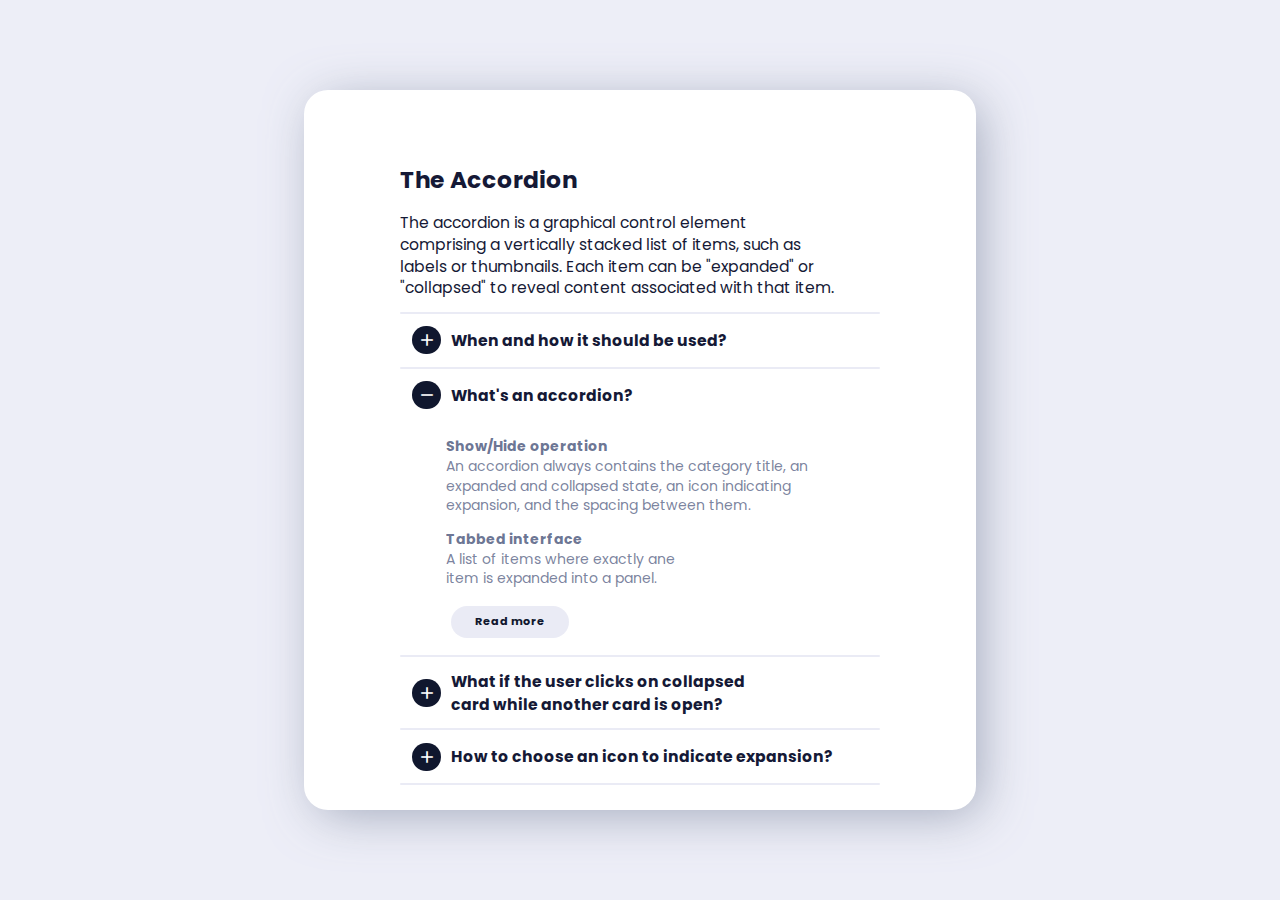
<file: Projects/Accordion 4 - 11.08.2023/index.html>
<html>

<head>
    <meta charset="UTF-8">
    <meta name="viewport" content="width=device-width, initial-scale=1.0">

    <link href="https://fonts.googleapis.com/icon?family=Material+Icons" rel="stylesheet">
    <!-- do samych ikonek po kodach -->

    <link rel="stylesheet"
        href="https://fonts.googleapis.com/css2?family=Material+Symbols+Rounded:opsz,wght,FILL,GRAD@48,400,0,0" />

    <link rel="stylesheet"
        href="https://fonts.googleapis.com/css2?family=Material+Symbols+Outlined:opsz,wght,FILL,GRAD@48,400,1,0" />

    <link href="https://fonts.googleapis.com/css2?family=Poppins" rel="stylesheet">
    <link rel="stylesheet" href="style.css">
        <script src="script.js" defer></script>

</head>


<body>

    <!-- Some of the text was generated by ChatGPT -->

    <main>

        <section>

            <h2>The Accordion</h2>
            <p>The accordion is a graphical control element comprising a vertically stacked list of items, such as labels or thumbnails. Each item can be "expanded" or "collapsed" to reveal content associated with that item.</p>

        </section>

        <ul class="accordion">

            <li data-expan="0">
                <section class="category click_effect">
                    <h4>When and how it should be used?</h4>
                </section>
                <article>
                    The accordion is a useful UI component when you want to present a list of items or categories, allowing users to quickly
                    navigate and access specific content. It's especially effective for organizing content that has varying levels of
                    importance or detail. Accordion menus are commonly used in FAQs, product features, and content-heavy interfaces.
                    
                    <button class="click_effect">Read more</button>

                </article>
            </li>

            <li data-expan="1">
                <section class="category click_effect">
                    <h4>What's an accordion?</h4>
                </section>
                <article>

                    <h5>Show/Hide operation</h5>
                    <p>An accordion always contains the category title, an expanded and collapsed state, an icon indicating expansion, and the spacing between them.</p>

                    <h5>Tabbed interface</h5>
                    <p>A list of items where exactly ane item is expanded into a panel.</p>

                    <button class="click_effect">Read more</button>

                </article>
            </li>

            <li data-expan="0">
                <section class="category click_effect">
                    <h4>What if the user clicks on collapsed card while another card is open?</h4>
                </section>
                <article>
                    When a user clicks on a collapsed card while another card is open in the accordion, the previously open card should
                    automatically collapse. This behavior ensures that only one card is open at a time, providing a seamless user experience
                    and preventing clutter. Users can focus on the content they're interested in without being overwhelmed by multiple
                    expanded cards.
                    
                    <button class="click_effect">Read more</button>

                </article>
            </li>

            <li data-expan="0">
                <section class="category click_effect">
                    <h4>How to choose an icon to indicate expansion?</h4>
                </section>
                <article>
                    Selecting an icon to indicate expansion in an accordion depends on the overall design and visual language of your
                    application. Common choices include a "down arrow" pointing towards the expanded content and an "up arrow" indicating a
                    collapsed state. You can also use a "plus" symbol for expansion and a "minus" symbol for collapse. Choose an icon that
                    is intuitive and easily recognizable by your target audience.
                    
                    <button class="click_effect">Read more</button>

                </article>
            </li>
            
        </ul>

    </main>

</body>

</html>
</file>
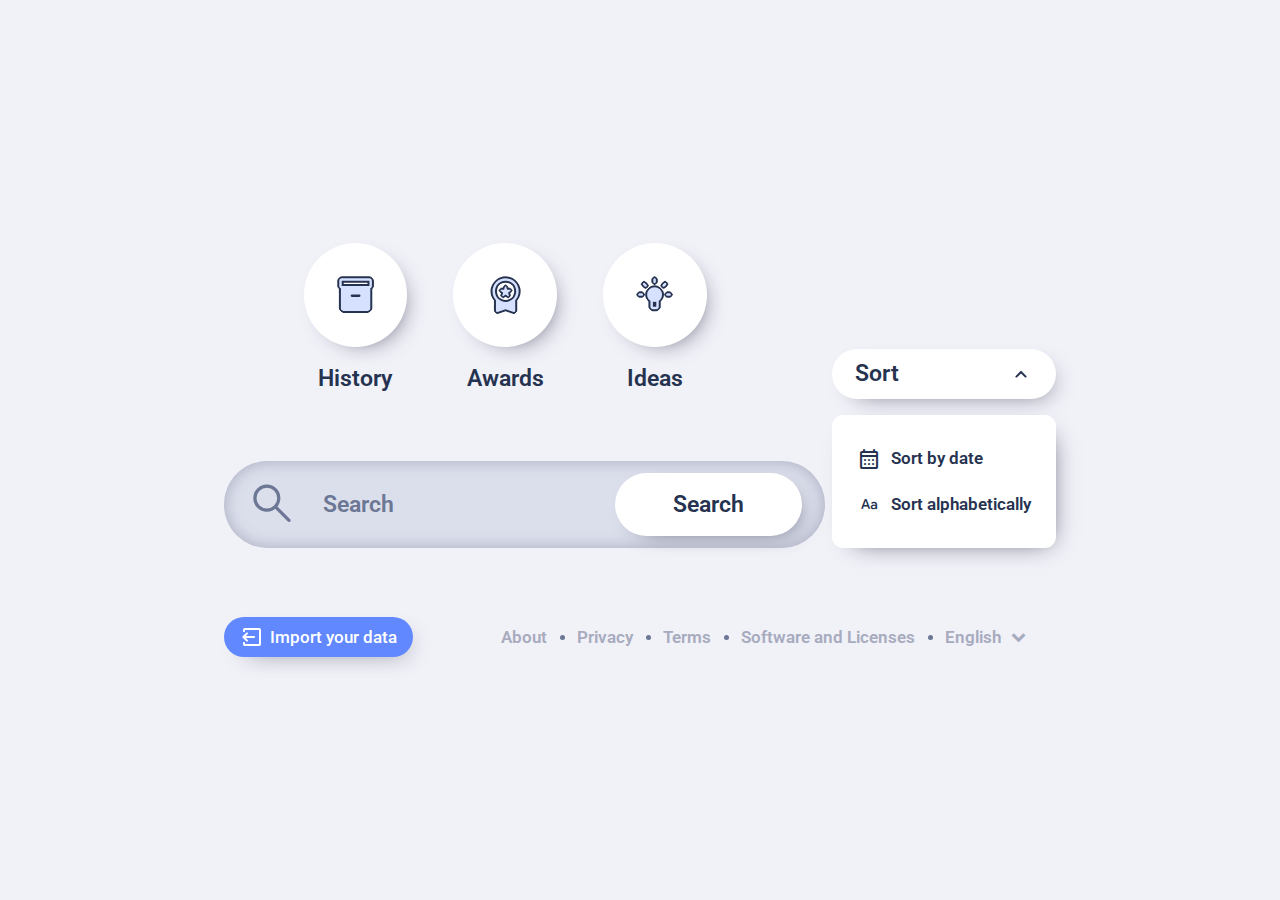
<file: Projects/Buttons Kit - 03.08.2023/index.html>
<html>

<head>
    <meta charset="UTF-8">
    <meta name="viewport" content="width=device-width, initial-scale=1.0">
<link href="https://fonts.googleapis.com/icon?family=Material+Icons" rel="stylesheet">
    <link rel="stylesheet"
        href="https://fonts.googleapis.com/css2?family=Material+Symbols+Rounded" />
        <link href="https://fonts.googleapis.com/css2?family=Roboto" rel="stylesheet">
        <link rel="stylesheet" href="style.css">
        <script src="script.js" defer></script>
</head>
    
<body>


    <main>

    <nav>
        <ul>
            <li>
                <div>
                    <svg xmlns="http://www.w3.org/2000/svg" height="24" viewBox="0 -960 960 960" width="24">
                    <path
                        d="M180-80q-24 0-42-19.5T120-142v-492q-14-2-27-20t-13-39v-127q0-23 18-41.5t42-18.5h680q23 0 41.5 18.5T880-820v127q0 21-13 39t-27 20v492q0 23-18.5 42.5T780-80H180Zm640-613v-127H140v127h680ZM390-423h180q12.75 0 21.375-8.675 8.625-8.676 8.625-21.5 0-12.825-8.625-21.325T570-483H390q-12.75 0-21.375 8.675-8.625 8.676-8.625 21.5 0 12.825 8.625 21.325T390-423Z" />
                    </svg>
                </div>
                
                <span class="text">History</span>
            </li>
            <li>
                <div>
                    <svg xmlns="http://www.w3.org/2000/svg" height="24" viewBox="0 -960 960 960" width="24" fill=>
                        <path
                            d="m422-440 58-43 57 43q9 7 18 1t6-17l-22-71 61-47q8-7 4.5-17T590-601h-73l-23-74q-3-10-14-10.5T466-675l-24 74h-72q-11 0-14.5 10t4.5 17l61 47-22 71q-3 11 6 17t17-1ZM284-53q-15 5-27.5-4T244-82v-262q-45-47-64.5-103T160-560q0-136 92-228t228-92q136 0 228 92t92 228q0 57-19.5 113T716-344v262q0 16-12.5 25T676-53l-196-66-196 66Zm196-247q109 0 184.5-75.5T740-560q0-109-75.5-184.5T480-820q-109 0-184.5 75.5T220-560q0 109 75.5 184.5T480-300Z" />
                    </svg>
                </div>
                <span class="text">Awards</span>
            </li>
            <li>
                <div>
                    <svg class="rotate-180" xmlns="http://www.w3.org/2000/svg" height="24" viewBox="0 -960 960 960" width="24">
                        <path
                            d="M479.825-80Q467-80 458.5-88.625T450-110v-58q0-12.75 8.675-21.375 8.676-8.625 21.5-8.625 12.825 0 21.325 8.625T510-168v58q0 12.75-8.675 21.375Q492.649-80 479.825-80ZM110-450q-12.75 0-21.375-8.675Q80-467.351 80-480.175 80-493 88.625-501.5T110-510h58q12.75 0 21.375 8.675 8.625 8.676 8.625 21.5 0 12.825-8.625 21.325T168-450h-58Zm682 0q-12.75 0-21.375-8.675-8.625-8.676-8.625-21.5 0-12.825 8.625-21.325T792-510h58q12.75 0 21.375 8.675 8.625 8.676 8.625 21.5 0 12.825-8.625 21.325T850-450h-58Zm-74 250-40-39q-9-9-9-21t10-22q8.311-8 21.156-8Q713-290 722-282l39 40q9 9 9 21t-9 21q-8.556 9-21.778 9T718-200Zm-518 0q-9-8.311-9-21.156Q191-234 200-243l39-39q9-9 21.218-9t21.382 9.263q8.4 8.491 8.4 21.614Q290-247 282-239l-40 40q-9 9-21 9t-21-10Zm280-98q-75 0-128.5-53.5T298-480q0-49 21-88t59-64v-148q0-24.75 17.625-42.375T438-840h84q24.75 0 42.375 17.625T582-780v148q38 25 59 64t21 88q0 75-53.5 128.5T480-298Zm-42-355q10.5-3 21-4.5t21-1.5q10.5 0 21 1.5t21 4.5v-127h-84v127Z" />
                    </svg>
                </div>
                <span class="text">Ideas</span>
            </li>
        </ul>
    </nav>

    <div id="search-bar">
            <span class="material-symbols-rounded">search</span>
            <input type="search" name="searchbar" id="" placeholder="Search">
            <button><span class="text">Search</span></button>
    </div>

    <aside title="Sort Direction ASC / DESC" data-vis='1'>
        <div id="sort" >
            <span class="text">Sort</span><span id="expand" class="material-symbols-rounded" >expand_more</span>
        </div>
        <ul>
            <li>
                <span class="material-symbols-rounded">calendar_month</span>
                <span class="text">Sort by date</span>
            </li>
            <li>
                <span class="material-symbols-rounded">match_case</span>
                <span class="text">Sort alphabetically</span>
            </li>
        </ul>
    </aside>

    <footer>
                <button>
                    <span class="material-symbols-rounded rotate-180">output</span>
                    <span class="text">Import your data</span>
                </button>
        <ul>
            <li><span class="text">About</span></li>
            <li><span class="text">Privacy</span></li>
            <li><span class="text">Terms</span></li>
            <li><span class="text">Software and Licenses</span></li>
            <li>
                <div class="custom-select">
                    <select name="language" id="language"></select>
                </div>
            </li>
        </ul>
        
    </footer>
        
    </main>

</body>

</html>
</file>
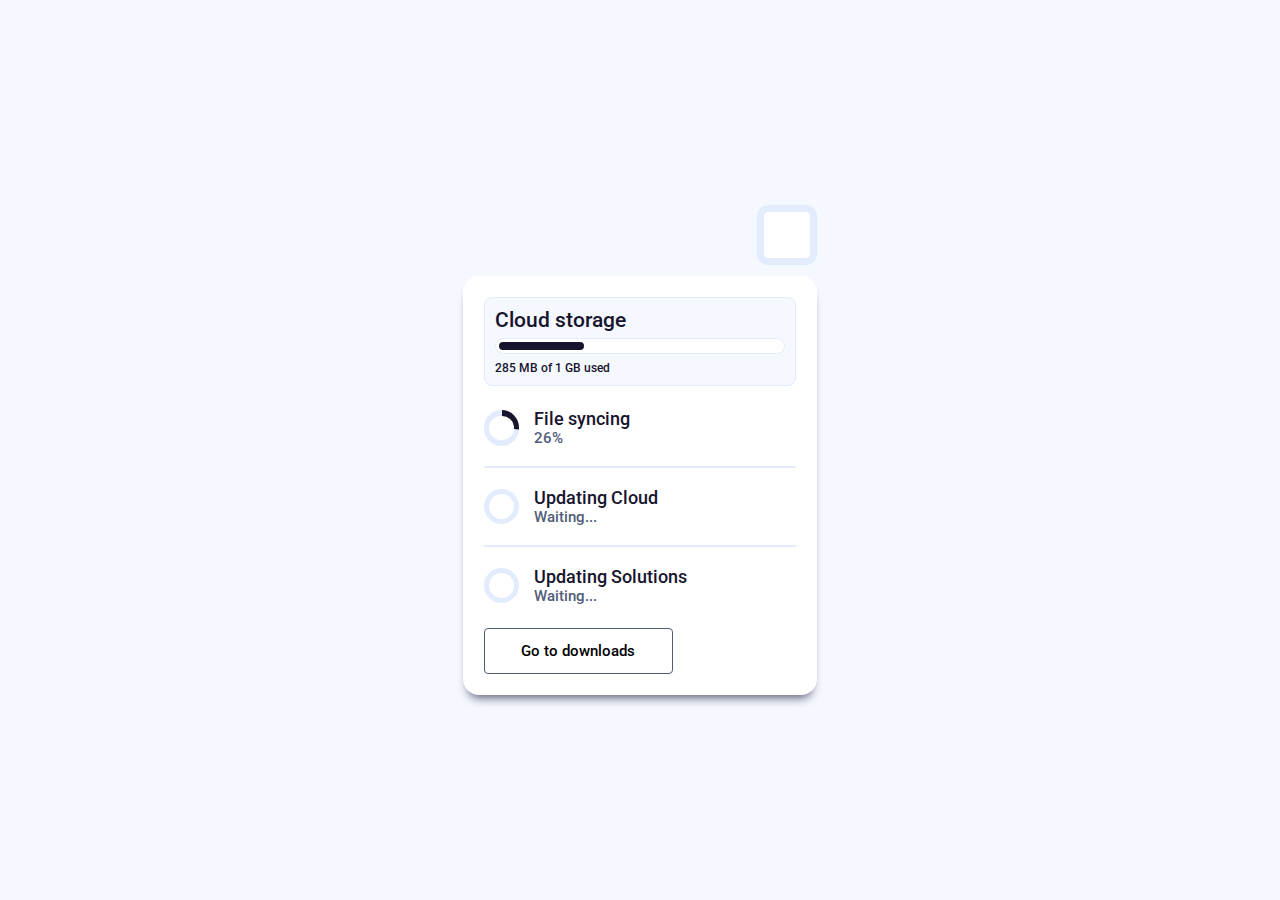
<file: Projects/Download Status - 04.08.2023/index.html>
<html>

<head>
    <meta charset="UTF-8">
    <meta name="viewport" content="width=device-width, initial-scale=1.0">

    <link rel="stylesheet"
        href="https://fonts.googleapis.com/css2?family=Material+Symbols+Rounded:opsz,wght,FILL,GRAD@48,400,0,0" />

    <link href="https://fonts.googleapis.com/css2?family=Roboto" rel="stylesheet">
    <link rel="stylesheet" href="style.css">
    <script src="script.js" defer></script>
</head>

<body>

    <main>
        <div>
            <button onclick="click_anim(this)"><div></div></button>
        </div>
        
        <div>

            <section class="storage-status" onclick="click_anim(this)">
                <h2>Cloud storage</h2>
                <div id="loadbar_fullness"><div id="loadbar_filling"></div></div>
                <p><span id="fullness">285 MB</span> of 1 GB used</p>
            </section>

            <section class="download-status">
                <ul>
                    <li data-status="waiting">
                        <span class="status">
                            <div class="circle"><div><span class="material-symbols-rounded">done</span></div></div>
                            <span>
                                File syncing
                                <p>Waiting...</p>
                            </span>
                        </span>
                        <span onclick="click_anim(this)" class="gear material-symbols-rounded">
                            settings
                        </span>
                    </li>
                        <hr>
                    <li data-status="waiting">
                        <span class="status">
                            <div class="circle"><div><span class="material-symbols-rounded">done</span></div></div>
                            <span>
                                Updating Cloud
                                <p>Waiting...</p>
                            </span>
                        </span>
                        <span onclick="click_anim(this)" class="gear material-symbols-rounded">
                            settings
                        </span>
                    </li>
                        <hr>
                    <li data-status="waiting">
                        <span class="status">
                            <div class="circle"><div><span class="material-symbols-rounded">done</span></div></div>
                            <span>
                                Updating Solutions
                                <p>Waiting...</p>
                            </span>
                        </span>
                        <span onclick="click_anim(this)" class="gear material-symbols-rounded">
                            settings
                        </span>
                    </li>

                
                </ul>
            </section>

            <button onclick="click_anim(this)">Go to downloads</button>

        </div>

    </main>

</body>

</html>
</file>
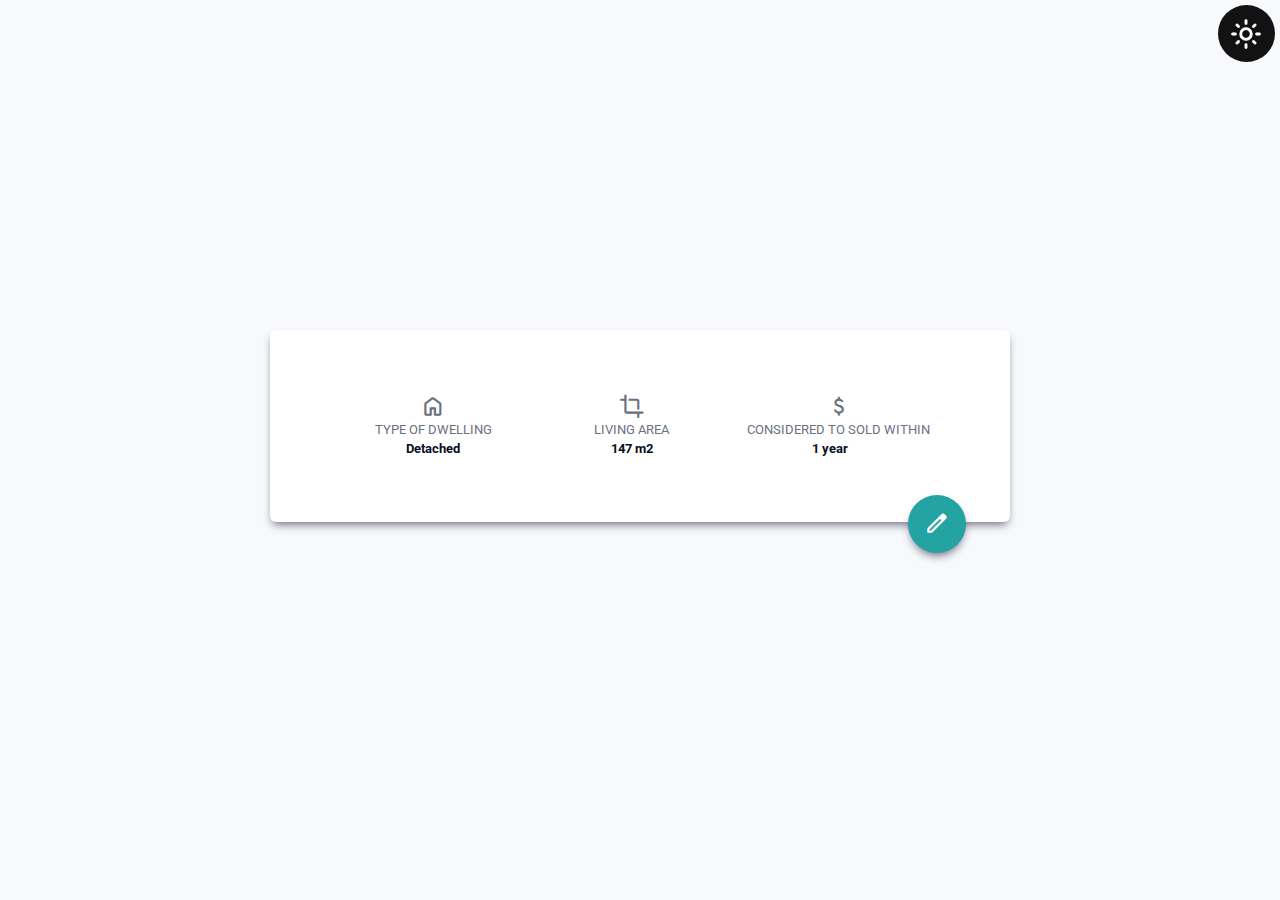
<file: Projects/Editable Components - 05.08.2023/index.html>
<html>

<head>
    <meta charset="UTF-8">
    <meta name="viewport" content="width=device-width, initial-scale=1.0">

    <link href="https://fonts.googleapis.com/icon?family=Material+Icons" rel="stylesheet"> <!-- do samych ikonek po kodach -->

    <link rel="stylesheet"
        href="https://fonts.googleapis.com/css2?family=Material+Symbols+Rounded:opsz,wght,FILL,GRAD@48,400,0,0" />
    
    <link href="https://fonts.googleapis.com/css2?family=Roboto" rel="stylesheet">
    <link rel="stylesheet" href="style.css">
    <script src="script.js" defer></script>

</head>


<body>


    <div id="theme" data-theme="light">
        <span class="front material-symbols-rounded">dark_mode</span>
        <span class="back material-symbols-rounded">light_mode</span>
    </div>


    <main data-edit_mode='0'>


        <div class="editable_banner shadow">

            <div>
                <p><span class="material-symbols-rounded">home</span></p>
                <p class="category_title UPPERCASE">TYPE OF DWELLING</p>
                <p class="user_input bold">Detached</p>
            </div>

            <div>
                <p><span class="material-symbols-rounded">crop</span></p>
                <p class="category_title UPPERCASE">LIVING AREA</p>
                <p class="user_input bold">147 m2</p>
            </div>

            <div>
                <p><span class="material-symbols-rounded">attach_money</span></p>
                <p class="category_title UPPERCASE">CONSIDERED TO SOLD WITHIN</p>
                <p class="user_input bold">1 year</p>
            </div>

            <span onclick="main.dataset.edit_mode = 1;" class="material-symbols-rounded">edit</span>

        </div>

        <div class="edit_menu shadow">

            <section>
                <h2>Edit</h2>
                <p>Enter details and let other users know when you are considering selling the property</p>
            </section>

            <section class="editable_banner">

                <div>
                    <p><span class="material-symbols-rounded">home</span></p>
                    <p class="category_title UPPERCASE">TYPE OF DWELLING</p>
                    <p class="user_input bold">
                        <select name="type">
                            <option value="Detached">Detached</option>
                            <option value="House">House</option>
                            <option value="Apartment">Apartment</option>
                            <option value="Mobile Home">Mobile Home</option>
                        </select>
                    </p>
                </div>
                
                <div>
                    <p><span class="material-symbols-rounded">crop</span></p>
                    <p class="category_title UPPERCASE">LIVING AREA</p>
                    <p class="user_input bold"><input type="number" placeholder="147" value="147" name="area"></p>
                </div>
                
                <div>
                    <p><span class="material-symbols-rounded">attach_money</span></p>
                    <p class="category_title UPPERCASE">CONSIDERED TO SOLD WITHIN</p>
                    <p class="user_input bold">
                        <select name="time">
                            <option value="1 year">1 year</option>
                            <option value="2 year">2 year</option>
                            <option value="3 year">3 year</option>
                            <option value="4 year">4 year</option>
                        </select>
                    </p>
                </div>

            </section>

            <section>

                <button class="cancel bold click_effect" onclick="main.dataset.edit_mode = 0;" class="material-symbols-rounded" data-shadow='dark'>Cancel</button>

                <button class="save bold click_effect" onclick="save();" data-shadow='dark'>Save</button>

            </section>

            <span onclick="main.dataset.edit_mode = 0;" class="material-symbols-rounded">close</span>

        </div>

    </main>

</body>

</html>
</file>
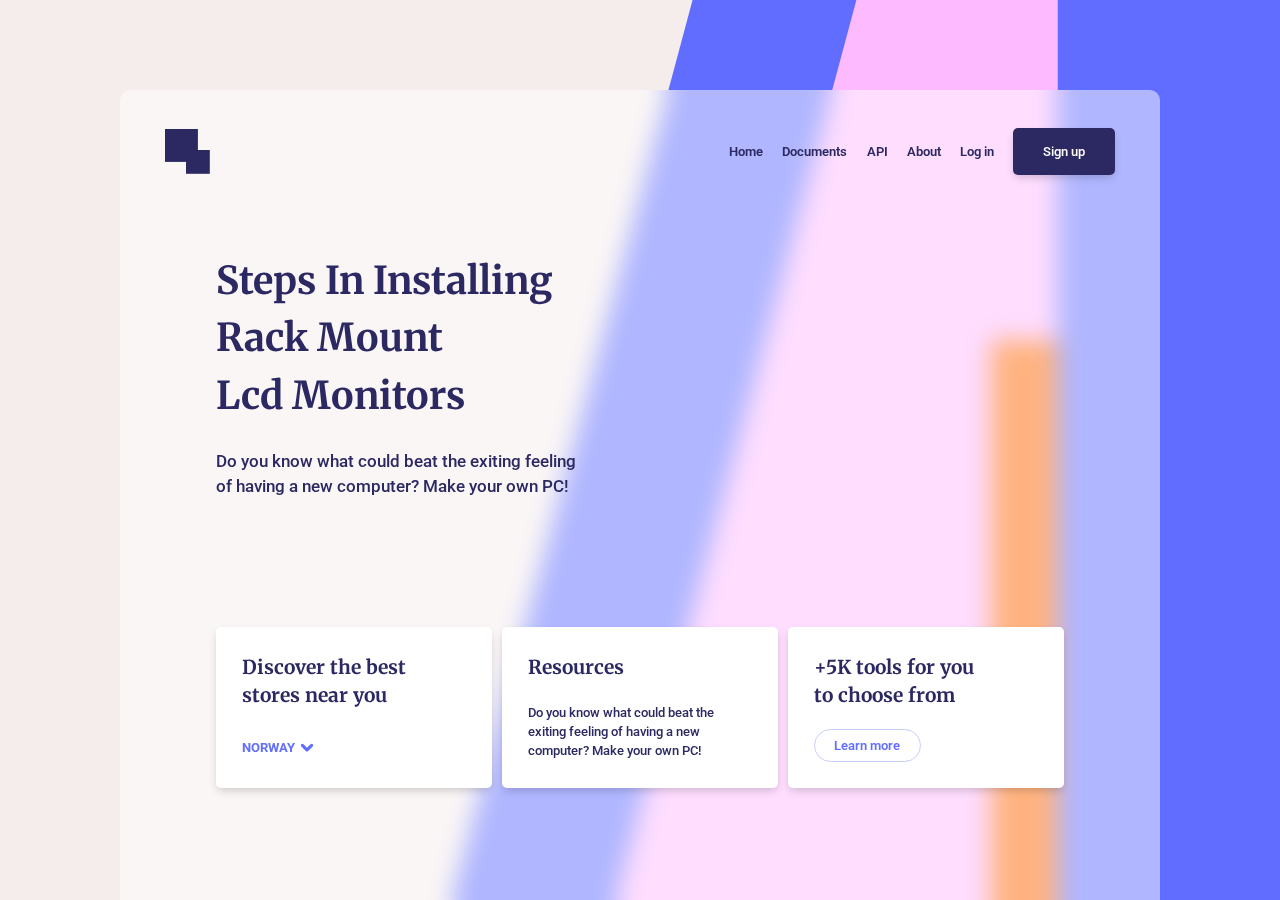
<file: Projects/Glassy Landing - 06.08.2023/index.html>
<html>

<head>
    <meta charset="UTF-8">
    <meta name="viewport" content="width=device-width, initial-scale=1.0">

    <!-- animations library -->
    <!-- <script src="https://cdn.jsdelivr.net/npm/kute.js@2.2.4/dist/kute.min.js"></script> -->

    <!-- do samych ikonek po kodach -->
    <link href="https://fonts.googleapis.com/icon?family=Material+Icons" rel="stylesheet">

    <link rel="stylesheet"
        href="https://fonts.googleapis.com/css2?family=Material+Symbols+Rounded:opsz,wght,FILL,GRAD@48,400,0,0" />

    <link href="https://fonts.googleapis.com/css2?family=Merriweather" rel="stylesheet">
    <link href="https://fonts.googleapis.com/css2?family=Roboto" rel="stylesheet">
    <link rel="stylesheet" href="style.css">
    <script src="script.js" defer></script>

</head>

<body>

    <main>

        <nav>

            <div class="logo click_effect">
                <svg width="40.924355mm" height="40.924351mm" viewBox="0 0 40.924355 40.924351" version="1.1" id="svg1"
                    xmlns:inkscape="http://www.inkscape.org/namespaces/inkscape"
                    xmlns:sodipodi="http://sodipodi.sourceforge.net/DTD/sodipodi-0.dtd" xmlns="http://www.w3.org/2000/svg"
                    xmlns:svg="http://www.w3.org/2000/svg">
                    <sodipodi:namedview id="namedview1" pagecolor="#505050" bordercolor="#eeeeee" borderopacity="1"
                        inkscape:showpageshadow="0" inkscape:pageopacity="0" inkscape:pagecheckerboard="0" inkscape:deskcolor="#505050"
                        inkscape:document-units="mm" />
                    <defs id="defs1" />
                    <g inkscape:label="Warstwa 1" inkscape:groupmode="layer" id="layer1" transform="translate(-65.48446,-130.32943)">
                        <rect style="fill:#2b2862;fill-opacity:1;fill-rule:evenodd;stroke:#000000;stroke-width:0;stroke-linejoin:round"
                            id="rect1" width="30.056347" height="30.056347" x="65.484459" y="130.32942" />
                        <rect style="fill:#2b2862;fill-opacity:1;fill-rule:evenodd;stroke:#000000;stroke-width:0;stroke-linejoin:round"
                            id="rect1-5" width="21.736006" height="21.736006" x="84.672806" y="149.51776" />
                    </g>
                </svg>
            </div>

            <ul>
                <li class="click_effect">Home</li>
                <li class="click_effect">Documents</li>
                <li class="click_effect">API</li>
                <li class="click_effect">About</li>
                <li class="click_effect">Log in</li>
                <li>
                    <button class="click_effect shadow">
                        Sign up
                    </button>
                </li>
            </ul>

        </nav>

    <section>
        
        <h1>
            Steps In Installing Rack Mount Lcd Monitors
        </h1>
        <p>
            Do you know what could beat the exiting feeling of having a new computer? Make your own PC!
        </p>

        <section class="articles">

            <article class="shadow">
                <h2>Discover the best stores near you</h2>
                <a class="select-link UPPERCASE click_effect">
                    norway
                    <span class="material-symbols-rounded">expand_more</span>
                </a>
            </article>

            <article class="shadow">
                <h2>Resources</h2>
                <p>Do you know what could beat the exiting feeling of having a new computer? Make your own PC!</p>
            </article>

            <article class="shadow">
                <h2>+5K tools for you to choose from</h2>
                <button class="pseudo-button click_effect">Learn more</button>
            </article>

        </section>

    </section>

    </main>

</body>

</html>
</file>
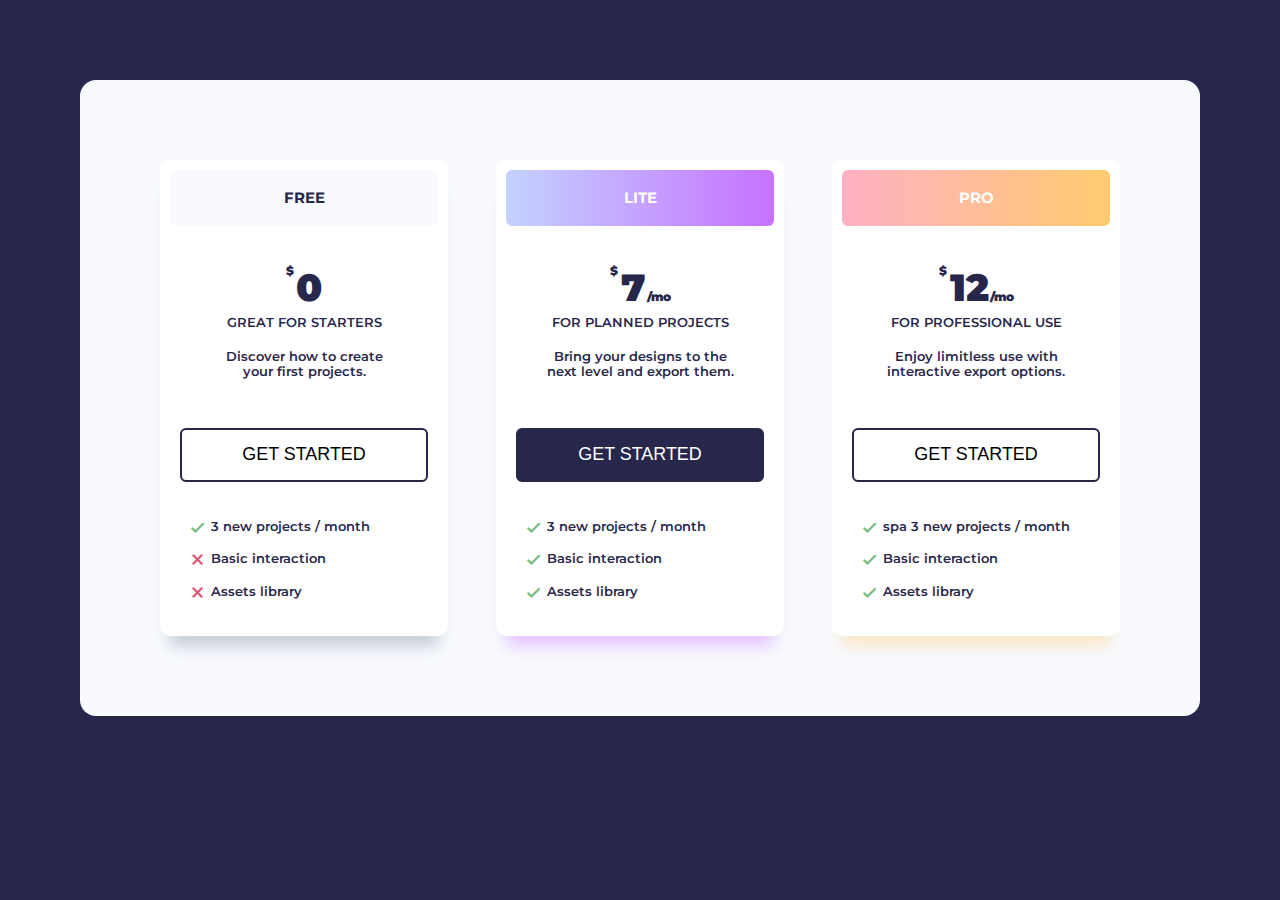
<file: Projects/Pricing Cards - 01.08.2023/index.html>
<html>

<head>
    <meta charset="UTF-8">
    <meta name="viewport" content="width=device-width, initial-scale=1.0">
    <link href="https://fonts.googleapis.com/icon?family=Material+Icons" rel="stylesheet">
    <link href='https://fonts.googleapis.com/css?family=Montserrat' rel='stylesheet'>
    <link rel="stylesheet" href="style.css">
</head>

<body>

<main>

    <div class="card">
        <div class="tier free">
            <h3>FREE</h3>
        </div>
        <div class="details">
            <p class="price"><span class="sub-currency">$</span>0<span class="sub-period"></span></p>
            <p>GREAT FOR STARTERS</p>
            <p>Discover how to create your first projects.</p>
        </div>
        <div><button>GET STARTED</button></div>
        <div class="features">
            <ul>
                <li data-available="1">3 new projects / month</li>
                <li data-available="0">Basic interaction</li>
                <li data-available="0">Assets library</li>
            </ul>
        </div>
    </div>

    <div class="card">
        <div class="tier lite">
            <h3>LITE</h3>
        </div>
        <div class="details">
            <p class="price"><span class="sub-currency">$</span>7<span class="sub-period">/mo</span></p>
            <p>FOR PLANNED PROJECTS</p>
            <p>Bring your designs to the next level and export them.</p>
        </div>
        <div><button id="hovered">GET STARTED</button></div>
        <div class="features">
            <ul>
                <li data-available="1">3 new projects / month</li>
                <li data-available="1">Basic interaction</li>
                <li data-available="1">Assets library</li>
            </ul>
        </div>
    </div>

    <div class="card">
        <div class="tier pro">
            <h3>PRO</h3>
        </div>
        <div class="details">
            <p class="price"><span class="sub-currency">$</span>12<span class="sub-period">/mo</span></p>
            <p>FOR PROFESSIONAL USE</p>
            <p>Enjoy limitless use with interactive export options.</p>
        </div>
        <div><button>GET STARTED</button></div>
        <div class="features">
            <ul>
                <li data-available="1">spa 3 new projects / month</li>
                <li data-available="1">Basic interaction</li>
                <li data-available="1">Assets library</li>
                
            </ul>
        </div>
    </div>

</main>

</body>

</html>
</file>
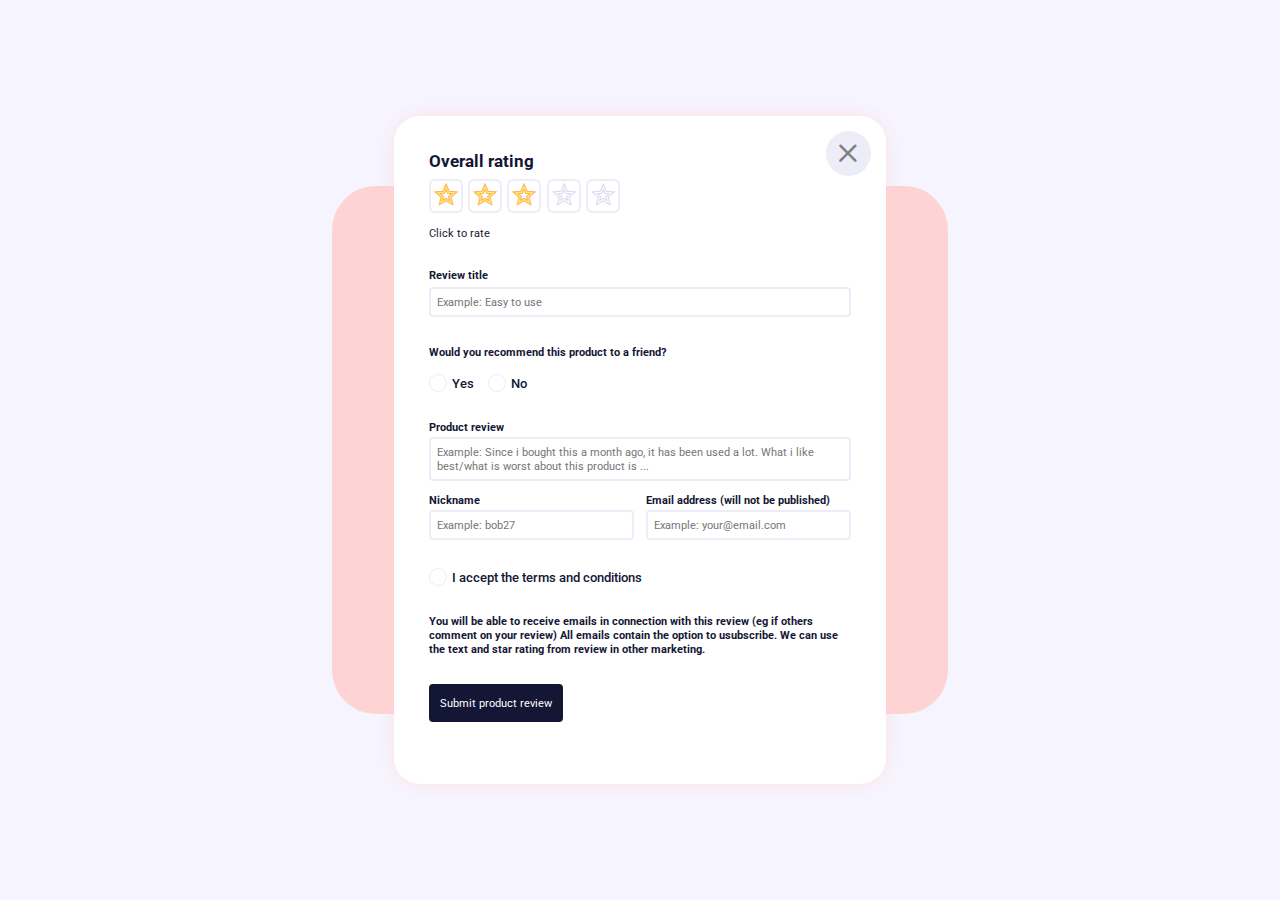
<file: Projects/Product Review - 09.08.2023/index.html>
<html>

<head>
    <meta charset="UTF-8">
    <meta name="viewport" content="width=device-width, initial-scale=1.0">

    <link href="https://fonts.googleapis.com/icon?family=Material+Icons" rel="stylesheet">
    <!-- do samych ikonek po kodach -->

    <link rel="stylesheet"
        href="https://fonts.googleapis.com/css2?family=Material+Symbols+Rounded:opsz,wght,FILL,GRAD@48,400,0,0" />

        <link rel="stylesheet"
            href="https://fonts.googleapis.com/css2?family=Material+Symbols+Outlined:opsz,wght,FILL,GRAD@48,400,1,0" />

    <link href="https://fonts.googleapis.com/css2?family=Roboto" rel="stylesheet">
    <link rel="stylesheet" href="style.css">
        <script src="script.js" defer></script>

</head>


<body>

    <main>

        <section class="panel"></section>
        
        <section class="card">

            <div class="close">
                <span class="material-symbols-rounded click_effect">close</span>
            </div>

            <section>
                <h2 class="pad2">Overall rating</h2>
                <div class="stars material-symbols-outlined pad2">
                    <div data-state="1">star</div>
                    <div data-state="1">star</div>
                    <div data-state="1">star</div>
                    <div data-state="0">star</div>
                    <div data-state="0">star</div>
                </div>
                <p>Click to rate</p>
            </section>

            <section>
                <h4 class="pad2">Review title</h4>
                <input  type="text" placeholder="Example: Easy to use">
            </section>

            <section>
                <h4>Would you recommend this product to a friend?</h4>
                <section class="recomend-sec">
                    <label class="recommend"><input type="radio" name="recommend"><strong>Yes</strong></label>
                    <label class="recommend"><input type="radio" name="recommend"><strong>No</strong></label>
                </section>
            </section>

            <section>
                <h4>Product review</h4>
                <textarea placeholder="Example: Since i bought this a month ago, it has been used a lot. What i like best/what is worst about this product is ..." cols="30" rows="2"></textarea>
            <section class="contact pad">

                <section>
                    <h4>Nickname</h4>
                    <input type="text" placeholder="Example: bob27">
                </section>

                <section >
                    <h4>Email address (will not be published)</h4>
                    <input type="text" placeholder="Example: your@email.com">
                </section>

            </section>
            </section>


            <section>
                <label class="terms"><input type="checkbox" name="terms"><strong>I accept the terms and conditions</strong></label>
            </section>

            <section class="disclose">
                <p>
                        You will be able to receive emails in connection with this review (eg if others comment on your review) All emails contain the option to usubscribe. We can use the text and star rating from review in other marketing.
                </p>
            </section>

            <section>
                <button class="button click_effect">
                    Submit product review
                </button>
            </section>

        </section>

    </main>

</body>

</html>
</file>
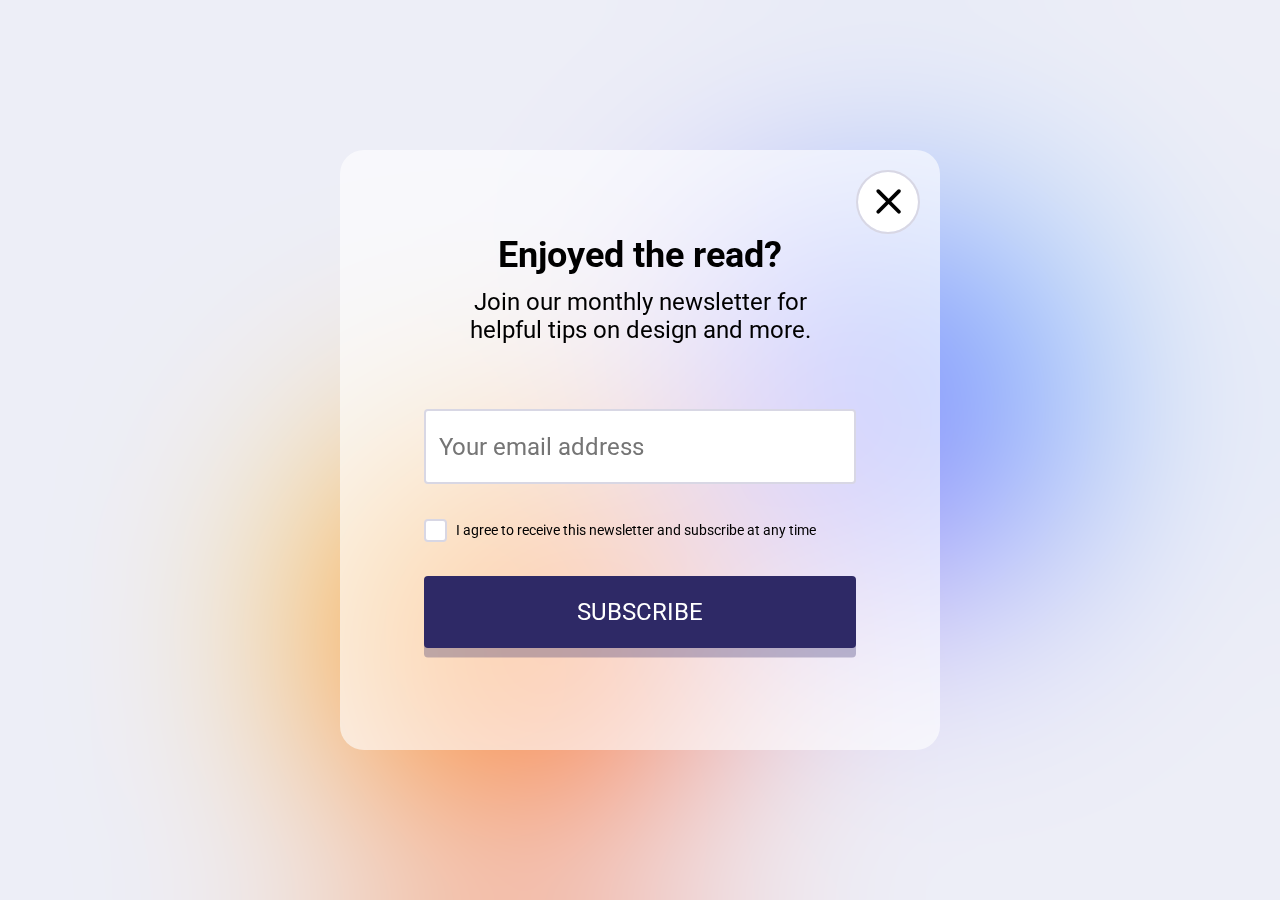
<file: Projects/Subscribe Popup - 10.08.2023/index.html>
<html>

<head>
    <meta charset="UTF-8">
    <meta name="viewport" content="width=device-width, initial-scale=1.0">

    <link href="https://fonts.googleapis.com/icon?family=Material+Icons" rel="stylesheet">
    <!-- do samych ikonek po kodach -->

    <link rel="stylesheet"
        href="https://fonts.googleapis.com/css2?family=Material+Symbols+Rounded:opsz,wght,FILL,GRAD@48,400,0,0" />

    <link rel="stylesheet"
        href="https://fonts.googleapis.com/css2?family=Material+Symbols+Outlined:opsz,wght,FILL,GRAD@48,400,1,0" />

    <link href="https://fonts.googleapis.com/css2?family=Roboto" rel="stylesheet">
    <link rel="stylesheet" href="style.css">
        <script src="script.js" defer></script>

</head>


<body>

    <div class="background">
        <div class="backdrop"></div>
        <div class="blob blob1"></div>
        <div class="blob blob2"></div>
    </div>

    <main>

        <div class="close">
            <span class="material-symbols-rounded click_effect">close</span>
        </div>

        <section class="content">

            <h2>Enjoyed the read?</h2>
            <p>Join our monthly newsletter for helpful tips on design and more.</p>

        </section>

        <section class="form">

            <input type="text" class="click_effect" placeholder="Your email address">

            <label class="align click_effect" onclick="this.children[0].dataset.checked ^= 1;">

                <div class="checkbox Rpad click_effect" data-checked="0">
                    <span class="material-symbols-rounded">check</span>
                </div>

                <span>I agree to receive this newsletter and subscribe at any time</span>
                
            </label>

            <button class="button">SUBSCRIBE</button>

        </section>


    </main>

</body>

</html>
</file>
<file: Projects/Buttons Kit - 03.08.2023/style.css>
* {
    box-sizing: border-box;
    margin: 0;
    padding: 0;
    font: inherit;
}

:root {
    --clr-primary: hsl(225, 100%, 69%);
    --clr-secondary-light: hsl(226, 100%, 92%);
    --clr-neutral-100: hsl(0, 0%, 100%);
    --clr-neutral-200: hsl(240, 33%, 96%);
    --clr-neutral-500: hsl(229, 30%, 89%);
    --clr-neutral-600: hsl(229, 15%, 70%);
    --clr-neutral-700: hsl(222, 16%, 50%);
    --clr-neutral-800: hsl(222, 16%, 35%);
    --clr-neutral-900: hsl(221, 36%, 23%);

    --radius: 10px;
}

body {
    display: grid;
    /* place-content: center; */
    max-width: 100vw;
    min-height: 100vh;
    font-family: 'Roboto', system-ui;
    font-weight: 600;
    background-color: var(--clr-neutral-200);
    color: var(--clr-neutral-900);
    font-size: 1.8vw;
}
select {
    color: var(--clr-neutral-900);
}
.rotate-180 {
    rotate: 180deg;
}

svg {
    /* width: 10rem;
    height: auto; */
    fill: var(--clr-secondary-light);
    --_clr-outline: var(--clr-neutral-900);
    --_size-outline: 1px;
  filter: 
    drop-shadow(calc(var(--_size-outline) * -1) calc(var(--_size-outline) * -1) 0px var(--_clr-outline)) 
    drop-shadow(var(--_size-outline) calc(var(--_size-outline) * -1) 0px var(--_clr-outline)) 
    drop-shadow(var(--_size-outline) var(--_size-outline) 0px var(--_clr-outline))
    drop-shadow(calc(var(--_size-outline) * -1) var(--_size-outline) 0px var(--_clr-outline))
}

main {
    margin: auto;
    display: grid;
    width: 65vw;
    height: max-content;
    grid-template-areas: 
    "nav nav sort"
    "search search sort"
    "foot foot foot"
    ;
    align-items: flex-end;
    gap: 3em 2em;
    grid-template-columns: 1fr 1fr;
}
nav {
    grid-area: nav;
}
aside {
    grid-area: sort;
}
#search-bar {
    grid-area: search;
}
.custom-select {
    --_arrow-size: 1.5em;
    --_arrow-rotate: 0deg;
    display: flex;
}

.custom-select select {
   background: none;
   border: none;
   appearance: none;
   padding-right: var(--_arrow-size);
   color: var(--clr-neutral-600);
}

.custom-select::after {
    font-family: 'Material Icons';
    content: "\e5cf";
    font-size: var(--_arrow-size);
    pointer-events: none;
    position: relative;
    right: 1em;
    rotate: var(--_arrow-rotate);
    transition: rotate 150ms;
}

div#sort {
    display: flex;
    user-select: none;
}
div#sort span {
    pointer-events: none;
    user-select: none;
}
#expand {
    --_rotation: 180deg;
    transition: rotate 150ms;
    rotate: var(--_rotation);
}
nav ul{
    display: flex;
    gap: 2em;
    justify-content: center;
}
nav li {
    display: flex;
    flex-direction: column;
    align-items: center;
    gap: .8em;
}
nav svg {
    width: 100%;
    height: auto;
}
nav div {
    background-color: var(--clr-neutral-100);
    width: 4.5em;
    aspect-ratio: 1/1;
    display: flex;
    place-items: center;
    padding: 1.4em;
    border-radius: 100%;
    box-shadow: 8px 8px 24px -15px rgba(66, 68, 90, 1);
}

footer button {
    background-color: var(--clr-primary);
    border: none;
    display: flex;
    align-items: center;
    padding: .5rem 1rem;
    border-radius: 10rem;
    color: var(--clr-neutral-100);
    font-weight: 500;
    & span{
        padding-left: .2rem;
    }
}

div#search-bar {
    width: fit-content;
    display: flex;
    align-items: center;
    padding: .5em 1em;
    height: min-content;
    border-radius: 10rem;
    background-color: var(--clr-neutral-500);
    color: var(--clr-neutral-700);
    & > span {
        font-size: 2.2em;
        padding-right: .5em;
    }
    & button {
        color: var(--clr-neutral-900);
    }
}
input::placeholder, footer{
    color: var(--clr-neutral-700);
}
div#search-bar input, div#search-bar button{
    border: none;
    appearance: none;
    background: none;
}
div#search-bar button {
    background-color: var(--clr-neutral-100);
    padding: .8em 2.5em;
    border-radius: 10rem;
}
#sort {
    background-color: var(--clr-neutral-100);
    padding: .5em 1em;
    border-radius: 10rem;
    height: min-content;
    display: flex;
    justify-content: space-between;
    align-items: center;
}

footer {
    font-size: .72em;
    grid-area: foot;
    display: flex;
    justify-content: space-between;
    color: var(--clr-neutral-600);
    height: min-content;
}
footer ul{
    display: flex;
    gap: 3ch;
    align-items: center;
}

footer li:first-of-type {
    list-style: none;
}
footer li::marker {
    color: var(--clr-neutral-700);
}

button, #sort, aside ul {
    box-shadow: 8px 8px 24px -15px rgba(66, 68, 90, 1);
    list-style: none;
}
#search-bar {
    box-shadow: inset 0px 0px 15px 0px var(--clr-neutral-600);
}

aside ul {
    border-radius: .7rem;
    padding: 1.6em 1.2em;
    background-color: var(--clr-neutral-100);
    margin-top: 1em;
    font-size: .72em;
    display: flex;
    flex-direction: column;
    gap: .7em;
}
aside ul li {
    display: flex;
    align-items: center;
    gap: 1ch;
    border-radius: 10rem;
    padding: .3em;
}

button, #sort, aside li, nav li {
    transition: 120ms;
    &:hover {
        cursor: pointer;
        transform: translate(0 , -1px);
        scale: 1.03;
        box-shadow: 0px 8px 10px -5px rgba(31, 33, 65, .7);
    }
}
nav li {
    box-shadow: none !important;
}
nav li:hover div {
    box-shadow: 0px 8px 10px -5px rgba(31, 33, 65, .7), 8px 8px 24px -15px rgba(66, 68, 90, 1);
}

footer li:hover, select:hover {
    cursor: pointer;
}

aside  {
    display: flex;
    flex-direction: column;
}
aside[data-vis='0'] {
    flex-direction: column-reverse;
    padding-bottom: .75em;
    & ul {
        opacity: 0;
    }
}
aside[data-vis='1']{
    & ul {
        transition: opacity 100ms;
        transition-delay: 20ms;
        opacity: 1;
    }
}
</file>
<file: Projects/Download Status - 04.08.2023/style.css>
* {
    box-sizing: border-box;
    margin: 0;
    padding: 0;
    font: inherit;
}

:root {
    --clr-secondary: hsl(87, 71%, 39%); /* status completed */
    --clr-neutral-100: hsl(0, 0%, 100%); /* component bacground */
    --clr-neutral-200: hsl(220, 100%, 98%); /* site background */
    --clr-neutral-300: hsl(219, 88%, 94%); /* cloud icon border + borders + empty bars */
    --clr-neutral-400: hsl(223, 20%, 40%); /* gear icon + smalltext  */
    --clr-neutral-500: hsl(223, 10%, 30%); /* gear icon + smalltext  */
    --clr-neutral-700: hsl(244, 33%, 25%); /* cloud icon */
    --clr-neutral-900: hsl(247, 39%, 13%); /* loading-bars */
    --clr-neutral-1000: black; /* status text */
}
body {
    display: grid;
    /* place-content: center; */
    max-width: 100vw;
    min-height: 100vh;
    font-family: 'Roboto', system-ui;
    font-weight: 500;
    background-color: var(--clr-neutral-200);
    color: var(--clr-neutral-900);
    font-size: clamp(0.9rem, 1vw + .5rem, 1.5rem);
}

main {
    margin: auto;
    width: 17em;
    min-height: fit-content;
    display: flex;
    flex-direction: column;
    gap: .5em;
}

hr {
    background-color: var(--clr-neutral-300);
    height: 2px;
    border: 0;
    border-radius: 1rem;
}

main > div:nth-child(1) {
    width: 100%;
    height: min-content;
    text-align: end;
}
main > div:nth-child(1) button {
    background-color: var(--clr-neutral-100);
        border: .45rem solid var(--clr-neutral-300);
        width: 5ch;
        height: 5ch;
        padding: .7ch;
        border-radius: .7rem;
        & div {
            border-radius: 1rem;
            width: 100%;
            height: 100%;
            background-image: url(https://cdn-icons-png.flaticon.com/128/8297/8297858.png);
            background-repeat: no-repeat;
            background-size: contain;
            transform: scaleX(-1);
        }
}


main > div:nth-child(2) {
    width: 100%;
    height: 100%;
    background-color: var(--clr-neutral-100);
    border-radius: 1rem;
    padding: 1em;
    box-shadow: 0px 8px 10px -5px rgba(31, 33, 65, .7)
}

.storage-status {
    background-color: var(--clr-neutral-200);
    border-radius: .5rem;
    border: 1px solid var(--clr-neutral-300);
    padding: .5em;
    color: var(--clr-neutral-900);
    display: grid;
    gap: .5ch;
}
.storage-status p {
    font-size: .6em;
}

#loadbar_fullness {
    border-radius: .5rem;
    border: 1.5px solid var(--clr-neutral-300);
    width: 100%;
    height: 1.3ch;
    background-color: var(--clr-neutral-100);
    padding: .25ch;
}
#loadbar_filling {
    --fullness: 30%;
    transition: width 500ms;
    width: var(--fullness);
    border-radius: .5rem;
    height: 100%;
    background-color: var(--clr-neutral-900);
}

main button:not(:has(div)) {
    background-color: var(--clr-neutral-100);
    border: 1px solid var(--clr-neutral-400);
    border-radius: .25rem;
    padding: .9em 2.5em;
    font-size: .7em;
}


.download-status ul{
    font-size: .85em;
    list-style: none;
    display: grid;
    gap: 1.1em;
    padding-block: 1.3em;
}

.download-status p{
    font-size: .85em;
    color: var(--clr-neutral-400);
}

.download-status li, .status {
    display: flex;
    align-items: center;
    gap: .8em;
    justify-content: space-between;
    margin-right: 1em;
}

.gear {
    color: var(--clr-neutral-400);
    font-size: 1.5em;
    transition: 120ms;
    scale: 0;
    opacity: 0;
}

.circle {
    width: 2em;
    height: 2em;
    background-color: var(--clr-neutral-300);
    border-radius: 100rem;
    display: flex;
    place-content: center;
    place-items: center;

}
li[data-status='loading'] .circle {
    --circle_percentage: 30;
    --circle_fullness: calc(360deg * var(--circle_percentage) * .01);
    background-image: conic-gradient(var(--clr-neutral-300) 2.5deg, var(--clr-neutral-900) 0deg, var(--clr-neutral-900) var(--circle_fullness), var(--clr-neutral-300) calc(var(--circle_fullness) + 3deg));
}
li[data-status='done'] {
    & .circle div {
        width: 100%;
        height: 100%;
        background-color: var(--clr-secondary);
        color: var(--clr-neutral-100);
        & span {
            font-size: 1.7em;
            font-weight: 600;
        }
    }
    & .gear {
        opacity: 1;
        scale: 1;
    }
}

.circle div {
    transition: 120ms;
    width: 70%;
    height: 70%;
    border-radius: 100rem;
    background-color: var(--clr-neutral-100);
    color: transparent;
    display: flex;
    justify-content: center;
    align-items: center;
}

[onclick="click_anim(this)"] {
    transition: scale 120ms;
    &:hover {
        cursor: pointer;
    }
}
</file>
<file: Projects/Pricing Cards - 01.08.2023/style.css>
* {
    margin: 0;
    text-wrap: balance
}

:root {
    --dark: rgb(39, 38, 75);
    --background: rgb(248, 250, 254);
}

body {
    background-color: rgb(39, 38, 75);
    font-family: 'Montserrat', sans-serif;
    color: var(--dark);
    font-size: 1vw;
    font-weight: 600;
}

main {
    background-color: var(--background);
    display: flex;
    align-content: space-between;
    gap: 3rem;
    padding: 5rem;
    margin: 5rem;
    border-radius: 1rem;
}

.card {
    background-color: white;
    border-radius: 10px;
    padding: 1%;
    flex: 1;
    text-align: center;
}
.card ul {
    text-align: left;
}
.tier {
    background-color: red;
    text-align: center;
    border-radius: 6px;
    padding-block: 1.5em;
    color: white;
}

.details {
    padding-block: 3rem;
    text-align: center;
    font-weight: 600;
    padding: 3em 1.4em;
}

.details p:last-of-type {
    padding-top: 1.5em;
}

.price {
    font-size: 3em;
    font-weight: 900;
    margin-bottom: .1em;
    font-family:;
}
.sub-currency {
    vertical-align: text-top;
    font-size: .3em;
    margin: .2em;
}
.sub-period {
    font-size: .3em;
    margin: .1em;
}

.free {
    background-color: var(--background);
    color: var(--dark);
}

.lite {
    background: rgb(195,210,255);
    background: linear-gradient(90deg, rgba(195,210,255,1) 0%, rgba(198,114,255,1) 100%);
}

.pro {
    background: rgb(255,176,196);
    background: linear-gradient(90deg, rgba(255,176,196,1) 0%, rgba(255,203,111,1) 100%);
}
.card:has(.free) {
    box-shadow: 0px 20px 15px -10px rgba(119, 136, 153, .4);
}
.card:has(.lite) {
    box-shadow: 0px 20px 15px -10px rgba(198,114,255,.4);
}
.card:has(.pro) {
    box-shadow: 0px 20px 15px -10px rgba(255,203,111,.4);
}

.card ul {
    list-style: none;
    padding-left: 0;
}

.card li::before {
    font-family: 'Material Icons';
    font-size: 1.3em;
    margin-right: .3ch;
    vertical-align: text-top;
}
.card li[data-available="1"]::before {
    content: "\e5ca";
    color: rgb(121, 186, 129);
}
.card li[data-available="0"]::before {
    content: "\e5cd";
    color: rgb(216, 88, 120);
}
div:has(button){
    padding: .8em;
}
.card button {
    box-sizing: border-box;
    border: solid 2px var(--dark);
    border-radius: 6px;
    width: 100%;
    font-size: 1.4vw;
    font-weight: 500;
    height: 3em;
    background-color: white;
    transition: background-color 150ms, color 150ms ;
    margin-bottom: 1.5em;
    &:hover {
        background-color: var(--dark);
        color: white;
        cursor: pointer;
    }
}

.card button#hovered {
    background-color: var(--dark);
    color: white;
    cursor: pointer;
}


ul {
    margin-inline: 1.5vw;
    margin-bottom: 2em;
}
li {
    margin-bottom: 1.2em;
}
</file>
<file: Projects/Accordion 4 - 11.08.2023/style.css>
/* --------------------Reset----------------- */

* {
    box-sizing: border-box;
    margin: 0;
    padding: 0;
}

button,
input,
textarea,
select {
    font: inherit;
}

/* ------------------global-variables------------------ */

:root {
    --clr-primary: hsl(225, 49%, 12%);
    --clr-neutral-100: hsl(0, 0%, 100%);
    --clr-neutral-200: hsl(220, 50%, 98%);

    --transition-time: 120ms;

    --shadow: 0px 4px 10px -2px rgba(0, 0, 0, .2);
    --radius: 4px;
}

/* -------------------stage-setup---------------------- */

body {
    max-width: 100vw;
    min-height: 100vh;
    font-family: 'Poppins', system-ui;
    font-weight: 400;
    font-size: clamp(0.45rem, 2vw + .1rem, 1.5rem);
    display: flex;
    justify-content: center;
    align-items: center ;
    background-color: #edeef7;
    color: #151936;
}


/* --------------------MISC------------------- */

.shadow {
    box-shadow: var(--shadow);
}
.UPPERCASE {
    text-transform: uppercase;
}
:where(.bold) { /* :where to not change specificity of color */
    color: var(--clr-neutral-900);
    font-weight: bold;
}
.align {
    display: flex;
    align-items: center;
}

.Rpad {
    margin-right: 1ch;
}

/* ------------------buttons--------------------- */
button {
    border: none;
    background: none;
}

.button {
    border-radius: var(--radius);
    aspect-ratio: 4/1.2;
    background-color: var(--clr-primary);
    color: var(--clr-neutral-100);
    width: 100%;
    height: 3em;
}
.click_effect, .stars div {
    transition: scale var(--transition-time), box-shadow var(--transition-time);
}
.click_effect:hover, .stars div:hover {
    cursor: pointer;
    scale: 1.03;
}

/* ---------------------------------------------- */

.accordion {
    list-style: none;
    text-align: left;
}
.accordion .category::before{
    font-family: 'Material Icons';
    font-size: 1.3em;
    padding: .2em;
    margin-right: .5em;
    background-color: var(--clr-primary);
    border-radius: 100rem;
    color: white;
}

.accordion .category {
    display: flex;
    align-items: center;
}

.accordion .category:hover {
    cursor: pointer;
    scale: 1.01;
}

.accordion article {
    margin-left: 3.3em;
    transform-origin: top;
    transition: max-height 700ms, padding-top 500ms;
    overflow: hidden;
    max-height: 0;
}

main {
    background-color: white;
    width: 28em;
    height: 30em;
    border-radius: 1em;
    padding: 3em 4em;
    display: grid;
    text-wrap: balance;
    box-shadow: 8px 8px 50px -5px rgba(137, 146, 168, 0.767);
}
main > * {
    font-size: .65em;
}

li[data-expan="0"] article{
    max-height: 0;
}

li[data-expan="1"] article{
    max-height: 17em;
    padding-top: 1em;
}

li[data-expan="0"] .category::before {
    content: "\e145";
}
li[data-expan="1"] .category::before {
    content: "\e15b";
}
li::after, ul::before {
    content: '';
    display: block;
    width: 100%;
    height: 2px;
    background-color: rgba(152, 153, 206, .2);
    border-radius: 100rem;
    margin-block: .8em;
}
.category {
    margin-inline: .8em;
}
p, article {
    line-height: 1.4;
}

h2 {
    margin-bottom: 1ch;
}

article {
    color: rgba(89, 100, 134, 0.8);
    font-size: .9em;
}
article h5 {
    color: rgba(89, 100, 134, .9);;
    font-size: 1em;
    padding-top: 1em;
}

button {
    color: var(--clr-primary);
    font-weight: 700;
    background-color: rgba(152, 153, 206, .2);
    border-radius: 100rem;
    padding: 1ch 3ch;
    font-size: .8em;
    margin: 1.5em 5px 5px 5px;
    display: block;
}
</file>
<file: Projects/Editable Components - 05.08.2023/style.css>
/* --------------------Reset----------------- */

* {
    box-sizing: border-box;
    margin: 0;
    padding: 0;
    font: inherit;
}

button,
input,
textarea,
select {
    font: inherit;
}

/* ------------------global-variables------------------ */

:root {
    --clr-primary: hsl(179, 65%, 39%);
    --clr-secondary: hsl(226, 100%, 96%);
    --clr-neutral-100: hsl(0, 0%, 100%);
    --clr-neutral-200: hsl(228, 45%, 98%);
    --clr-neutral-400: hsl(225, 24%, 80%);
    --clr-neutral-600: hsl(226, 8%, 46%);
    --clr-neutral-900: hsl(226, 54%, 8%);

    --transition-time: 120ms;
}

/* -------------------stage-setup---------------------- */

body {
    max-width: 100vw;
    min-height: 100vh;
    font-family: 'Roboto', system-ui;
    font-size: clamp(0.8rem, 1vw + .2rem, 1.1rem);
    display: flex;
    justify-content: center;
    align-items: center ;
    color: var(--clr-neutral-600);
}
:root:has([data-theme="light"]) {
    background-color: var(--clr-neutral-200);
    --shadow: rgba(31, 33, 65, .7);
}
:root:has([data-theme="dark"]) {
    background-color: #121212;
    --shadow: rgba(255, 255, 255, 0.1);
}

#theme {
    all: initial;
    user-select: none;
    position: absolute;
    perspective: 1000px;
    top: 0;
    right: 0;
    display: grid;
    margin: .3rem;
    border-radius: 100rem;
    cursor: pointer;
}
#theme span {
    grid-row: 1;
    grid-column: 1;
    transition: transform 500ms ease;
    font-size: 2rem;
    pointer-events: visible;
    font-weight: 600;
    backface-visibility: hidden;
    border-radius: 100rem;
    padding: 1vw;
}
.front {
    transform: rotateY(0deg);
    z-index: 2;
    background-color: white;
    color: black;
}
.back {
    transform: rotateY(180deg);
    background-color: #121212;
    color: white;
    font-weight: 500 !important;
}
#theme[data-theme="light"] .front {
    transform: rotateY(-180deg);
}
#theme[data-theme="light"] .back {
    transform: rotateY(0deg);
}

/* --------------------MISC------------------- */

.shadow {
    box-shadow: 0px 5px 10px -3px var(--shadow);
}
.UPPERCASE {
    text-transform: uppercase;
}
:where(.bold) { /* :where to not change specificity of color */
    color: var(--clr-neutral-900);
    font-weight: bold;
}

/* ------------------buttons--------------------- */

button {
    box-sizing: content-box;
    border: 2px solid transparent;
    border-radius: 6px;
    width: 30ch;
    aspect-ratio: 5/1;
}
.click_effect {
    transition: scale var(--transition-time), box-shadow var(--transition-time);
}
.click_effect:hover {
    cursor: pointer;
    scale: 1.03;
}
.click_effect[data-shadow='dark']:hover {
    box-shadow: 0px 0px 10px 1px rgba(9, 15, 31, 0.2);
}
.click_effect[data-shadow='light']:hover {
    box-shadow: 0px 0px 10px 2px rgba(248, 249, 252, 0.3);
}
.cancel {
    background-color: transparent;
    color: var(--clr-neutral-400);
    border-color: currentColor;
}
.save {
    background-color: var(--clr-primary);
    color: var(--clr-neutral-100);
}

/* ---------------------------------------------- */

main > div {
    border-radius: 6px;
    padding: 4rem 5rem;
    position: relative;
}
.editable_banner {
    z-index: 5;
}
.editable_banner,
.edit_menu .editable_banner {
    display: flex;
    align-items: center;
    text-align: center;
    font-size: .8em;
    justify-content: space-between;
    line-height: 1.5;
    background-color: var(--clr-neutral-100);
}
.editable_banner .material-symbols-rounded {
    font-size: 2em;
}

.edit_menu {
    text-align: center;
    background-color: var(--clr-neutral-900);
    color: var(--clr-secondary);
}

.edit_menu .editable_banner {
    background-color: var(--clr-neutral-900);
    color: var(--clr-neutral-600);
}

.user_input {
    width: 13em;
}

.user_input:has(input) {
    display: flex;
    align-items: center;
    justify-content: space-between;
}

.user_input input {
    width: 70%;
    background-color: transparent;
    border: none;
}
.user_input input:focus {
    outline: solid 1px var(--clr-neutral-400);
    outline-offset: 3px;
    border-radius: 3px;
}

.user_input:has(input)::after {
    content: 'm2';
    color: var(--clr-neutral-600);
    z-index: 1000;
}
.edit_menu .user_input select,
.edit_menu .user_input:has(input) {
    background-color: var(--clr-secondary);
    border: 1px solid var(--clr-neutral-400);
    border-radius: 3px;
    padding: .3rem .7rem;
    width: 13em;
    outline: none;
}

.edit_menu .user_input:has(input) {
    width: 9em;
}

select:hover {
    transition: var(--transition-time);
    scale: 1.01;
    cursor: pointer;
}

.edit_menu {
    padding: 3rem 5rem;
    display: grid;
    gap: 2.6rem;
    --_transition-time: .6s;
    transition: opacity var(--_transition-time), margin-top var(--_transition-time), scale var(--_transition-time), box-shadow var(--_transition-time);
    opacity: 1;
    z-index: 1;
}

.edit_menu h2{
    font-size: 1.3em;
    margin-bottom: 1ch;
}

.edit_menu > section > p {
    width: 45ch;
    margin: auto;
    font-size: .9em;
}

.edit_menu > section:has(button) {
    display: flex;
    gap: 2rem;
}

main {
    display: grid;
    gap: 3rem;
}

main > div > span{
    all: initial;
    position: absolute;
    right: 6%;
    bottom: -1.1em;
    font-size: 1.5rem;
    padding: 1rem;
    border-radius: 50%;
    box-shadow: 0px 5px 10px -3px var(--shadow);
    z-index: 1000;
    transition: scale var(--transition-time);
    cursor: pointer;
}

main > .editable_banner > span{
    background-color: var(--clr-primary);
    color: var(--clr-neutral-100);
    bottom: -1.2em;
}

main > .edit_menu > span{
    background-color: var(--clr-neutral-100);
}

[data-edit_mode='0'] .edit_menu {
    margin-top: -24rem;
    scale: 1 0;
    opacity: 0;
    box-shadow: none;
}
main[data-edit_mode='1'] .editable_banner > span{
    scale: 0;
}

main > div > span:hover {
    scale: 1.1;
    user-select: none;
}
</file>
<file: Projects/Glassy Landing - 06.08.2023/style.css>
/* --------------------Reset----------------- */

* {
    box-sizing: border-box;
    margin: 0;
    padding: 0;
}

button,
input,
textarea,
select {
    font: inherit;
}

/* ------------------global-variables------------------ */

:root {

    --clr-primary: hsl(243, 42%, 27%);
    --clr-secondary: hsl(235, 99%, 69%);

    --clr-neutral-100: hsl(0, 0%, 100%);
    --clr-neutral-300: hsl(0, 0%, 100%);

    --transition-time: 50ms;

    --shadow: 0px 4px 10px -2px rgba(0, 0, 0, .2);
    --radius: 5px;

}

/* -------------------stage-setup---------------------- */

body {
    max-width: 100vw;
    min-height: 100vh;
    font-size: clamp(0.2rem, 1vw + .2rem, .8rem);
    padding-top: 10vh;
    /* display: flex;
    justify-content: center;
    align-items: center ; */
    
    background-color: rgb(245, 236, 236);
    color: var(--clr-primary);

    font-family: 'Roboto', system-ui;
    font-weight: 500;
    text-wrap: balance;

}
* {
    line-height: 1.5;
}
body::before {
    content: '';
    position: fixed;
    top: 0;
    right: 0;
    width: 80vw;
    height: 100vh;

/* --- this encoded svg from my private repository on github so it can be used "locally" in css (not ideal 😵) --- */
    background-image: url("data:image/svg+xml,%3Csvg width='512' height='512' viewBox='0 0 512 512' version='1.1' id='svg1' inkscape:export-filename='cos.svg' inkscape:export-xdpi='96' inkscape:export-ydpi='96' xmlns:inkscape='http://www.inkscape.org/namespaces/inkscape' xmlns:sodipodi='http://sodipodi.sourceforge.net/DTD/sodipodi-0.dtd' xmlns='http://www.w3.org/2000/svg' xmlns:svg='http://www.w3.org/2000/svg'%3E%3Csodipodi:namedview id='namedview1' pagecolor='%23505050' bordercolor='%23eeeeee' borderopacity='1' inkscape:showpageshadow='0' inkscape:pageopacity='0' inkscape:pagecheckerboard='0' inkscape:deskcolor='%23505050' inkscape:document-units='px' /%3E%3Cdefs id='defs1' /%3E%3Cg inkscape:label='Warstwa 1' inkscape:groupmode='layer' id='layer1'%3E%3Crect style='fill:%23606dfe;fill-opacity:1;fill-rule:evenodd;stroke:%23000000;stroke-width:0' id='rect5' width='158.24239' height='949.86273' x='210.83788' y='-335.99792' ry='5.629765' transform='rotate(15)' /%3E%3Crect style='fill:%23fdbaff;fill-opacity:1;fill-rule:evenodd;stroke:%23000000;stroke-width:0' id='rect4' width='558.92963' height='849.28265' x='289.95908' y='-235.41783' ry='4.3552957' transform='rotate(15)' /%3E%3Crect style='fill:%23ff6600;fill-rule:evenodd;stroke:%23000000;stroke-width:0;stroke-linecap:butt;stroke-linejoin:round;paint-order:normal' id='rect1' width='66.728386' height='383.71457' x='367.51059' y='170.10144' ry='0' /%3E%3Crect style='fill:%23606dfe;fill-opacity:1;fill-rule:evenodd;stroke:%23000000;stroke-width:0' id='rect2' width='200.34358' height='595.63202' x='400.87479' y='-41.81601' ry='4.0957432' /%3E%3C/g%3E%3C/svg%3E");
/* ----------------------------------------------------------------------------------------- */
    background-repeat: no-repeat;
    background-size: cover;
    z-index: -10;
}

/* --------------------MISC------------------- */

.shadow {
    box-shadow: var(--shadow);
}
.UPPERCASE {
    text-transform: uppercase;
}
:where(.bold) { /* ':where' to not change specificity of color */
    color: var(--clr-neutral-900);
    font-weight: bold;
}

/* ------------------buttons--------------------- */

button {
    box-sizing: content-box;
    border: 2px solid transparent;
    border-radius: var(--radius);
    width: 14ch;
    aspect-ratio: 3/1.3;
    background-color: var(--clr-primary);
    color: var(--clr-neutral-100);
    font-weight: 500;
}
.click_effect {
    transition: scale var(--transition-time), box-shadow var(--transition-time);
}
.click_effect:hover {
    cursor: pointer;
    scale: 1.03;
}

/* ---------------------------------------------- */

h1,h2,h3,h4,h5 {
    font-family: 'Merriweather', system-ui;
}

nav {
    font-weight: 600;
    display: flex;
    align-items: center;
    justify-content: space-between;
}

.logo svg {
    width: 3.5em;
    height: 3.5em;
}

nav ul {
    display: flex;
    align-items: center;
    list-style: none;
    gap: 1.5em;
}

a, .pseudo-button{
    display: inline-block;
    color: var(--clr-secondary);
    width: fit-content;
}
.select-link {
    font-weight: 700;
    display: flex;
    align-items: center;
    justify-content:center ;
}
.select-link span {
    font-weight: 750;
}

.articles {
    display: flex;
    gap: 1.5ch;
}
.articles article {
    flex: 1;
    background-color: var(--clr-neutral-100);
    padding: 2em;
    display: grid;
    border-radius: var(--radius);
    transition: scale 120ms;
}
.articles article h2 {
    padding-bottom: 1em;
}
.articles article h2:hover,
.articles article p:hover {
    cursor: auto;
}

.articles article:hover {
    scale: 1.02;
    cursor: pointer;
}

.pseudo-button {
    background: none;
    box-sizing: content-box;
    border: 1px solid hsl(235, 96%, 89%);
    border-radius: 100rem;
    aspect-ratio: 3.4/1;
    font-weight: 600;
    width: 15ch;
}

main {
    background-color: rgba(255, 255, 255, .5);
    backdrop-filter: blur(12px);
    padding: 3em 3.5em;
    width: clamp(0rem, 80vw + 5rem, 65rem);
    margin: auto;
    height: 90vh;
    border-radius: 10px;
    border-bottom-left-radius: 0;
    border-bottom-right-radius: 0;
}

main > section {
    padding: 6vw 4vw ;
}

main > section > p {
    font-size: 1.3em;
    width: 50%;
    padding-top: 3%;
    padding-bottom: 15%;
}

h1 {
    font-size: 3em;
    width: 50%;
}
</file>
<file: Projects/Product Review - 09.08.2023/style.css>
/* --------------------Reset----------------- */

* {
    box-sizing: border-box;
    margin: 0;
    padding: 0;
}

button,
input,
textarea,
select {
    font: inherit;
}

/* ------------------global-variables------------------ */

:root {
    --clr-primary: hsl(233, 48%, 14%);
    --clr-secondary: hsl(0, 91%, 91%);
    --clr-neutral-100: hsl(0, 0%, 100%);
    --clr-neutral-200: hsl(245, 50%, 95%);

    --transition-time: 120ms;

    --shadow: 0px 4px 10px -2px rgba(0, 0, 0, .2);
    --radius: 4px;
}

/* -------------------stage-setup---------------------- */

body {
    max-width: 100vw;
    min-height: 100vh;
    font-family: 'Roboto', system-ui;
    font-weight: 400;
    font-size: clamp(0.45rem, 2vw + .1rem, 1.1rem);
    display: flex;
    justify-content: center;
    align-items: center ;
    background-color: hsl(245, 100%, 98%);
    color: var(--clr-primary);
}


/* --------------------MISC------------------- */

.shadow {
    box-shadow: 0px 5px 10px -3px var(--shadow);
}
.UPPERCASE {
    text-transform: uppercase;
}
:where(.bold) { /* :where to not change specificity of color */
    color: var(--clr-neutral-900);
    font-weight: bold;
}
.align {
    display: flex;
    align-items: center;
}

.Rpad {
    margin-right: 1ch;
}

/* ------------------buttons--------------------- */
button {
    border: none;
    background: none;
}

.button {
    box-sizing: content-box;
    border: 2px solid transparent;
    border-radius: var(--radius);
    padding-inline: .8em;
    width: fit-content;
    aspect-ratio: 4/1.2;
    background-color: var(--clr-primary);
    color: var(--clr-neutral-100);
}
.click_effect, .stars div {
    transition: scale var(--transition-time), box-shadow var(--transition-time);
}
.click_effect:hover, .stars div:hover {
    cursor: pointer;
    scale: 1.03;
}

/* ---------------------------------------------- */

/* --------------colors---------------- */

.card {
    background-color: var(--clr-neutral-100);
}
.panel {
    background-color: var(--clr-secondary);
}


/* ----------------------------------- */

input[type="checkbox"],
input[type="radio"] {
    display: none;
}
label::before {
    display: inline-block;
    content: '';
    margin: .7ch;
    width: 1.7ch;
    height: 1.7ch;
    border-radius: 50%;
    outline-offset: .5ch;
    outline: solid .1ch var(--clr-neutral-200);
    margin-right: 1.5ch;
    transition: background-color var(--transition-time);
}
label {
    cursor: pointer;
    display: flex;
    align-items: center;
}
label:has(:checked)::before {
    background-color: var(--clr-primary);
}
.recomend-sec {
    display: flex;
    gap: 1.2em;
}



main {
    display: grid;
    place-items: center;
}

main > section {
    grid-column: 1;
    grid-row: 1;
}
.panel {
    width: 35em;
    height: 30em;
    border-radius: 2.5em;
}
.card {
    width: 28em;
    height: 38em;
    border-radius: 1.5em;
    box-shadow: 0px 0px 25px -6px var(--clr-secondary);
    position: relative;
}
.card > * {
    font-size: .65em;
}



.close {
    position: absolute;
    right: 0;
    top: 0;
    margin: 1em;
    font-size: .9em;
    user-select: none;
}
.close span {
    border-radius: 100rem;
    background-color: var(--clr-neutral-200);
    font-size: 2em;
    padding: .2em;
    color: gray;
}



.stars {
    display: flex;
    font-size: 2.3em;
    gap: .2em;
    user-select: none;
}
.stars div {
    -webkit-text-stroke: 1px;
    border: 2px solid var(--clr-neutral-200);
    border-radius: 6px;
    padding: 0px 2px 3px 2px;
}

.stars div[data-state="1"]{
    color: #ffb648;
    -webkit-text-fill-color: #ffec8a;
}
.stars div[data-state="0"]{
    color: hsl(245, 50%, 90%);
    -webkit-text-fill-color: white;
}

input[type="text"],
textarea {
    outline: none;
    border: solid 2px var(--clr-neutral-200);
    border-radius: var(--radius);
    padding: 1ch;
}

textarea {
    width: 100%;
    resize: none;
}

.contact {
    display: flex;
    align-items: center;
    gap: 1em;
}

.contact > section {
    flex: 1
}

input[type="text"] {
    width: 100%;
}

strong {
    font-size: 1.1em;
    font-weight: 500;
}
.disclose p {
    font-weight: 700;
}


.card {
    padding: 2em;
    display: grid;
}

.recomend-sec {
    margin-top: 1em;
}

.pad {
    padding-top: 1em;
}

.pad2 {
    padding-bottom: .5em;
}

h4 {
    padding-bottom: .3em;
}

nice instalock jett
</file>
<file: Projects/Subscribe Popup - 10.08.2023/style.css>
/* --------------------Reset----------------- */

* {
    box-sizing: border-box;
    margin: 0;
    padding: 0;
}

button,
input,
textarea,
select {
    font: inherit;
}

/* ------------------global-variables------------------ */

:root {
    --clr-primary: hsl(245, 43%, 28%);
    --clr-neutral-100: hsl(0, 0%, 100%);
    --clr-neutral-200: hsl(245, 20%, 87%);

    --transition-time: 120ms;

    --shadow: 0px 4px 10px -2px rgba(0, 0, 0, .2);
    --radius: 4px;
}

/* -------------------stage-setup---------------------- */

body {
    max-width: 100vw;
    min-height: 100vh;
    font-family: 'Roboto', system-ui;
    font-weight: 400;
    font-size: clamp(0.45rem, 2vw + .1rem, 1.5rem);
    display: flex;
    justify-content: center;
    align-items: center ;
    background-color: #edeef7;
    color: color: #151936;;
}


/* --------------------MISC------------------- */

.shadow {
    box-shadow: 0px 5px 10px -3px var(--shadow);
}
.UPPERCASE {
    text-transform: uppercase;
}
:where(.bold) { /* :where to not change specificity of color */
    color: var(--clr-neutral-900);
    font-weight: bold;
}
.align {
    display: flex;
    align-items: center;
}

.Rpad {
    margin-right: 1ch;
}

/* ------------------buttons--------------------- */
button {
    border: none;
    background: none;
}

.button {
    border-radius: var(--radius);
    aspect-ratio: 4/1.2;
    background-color: var(--clr-primary);
    color: var(--clr-neutral-100);
    width: 100%;
    height: 3em;
}
.click_effect, .stars div {
    transition: scale var(--transition-time), box-shadow var(--transition-time);
}
.click_effect:hover, .stars div:hover {
    cursor: pointer;
    scale: 1.03;
}

/* ---------------------------------------------- */


.background {
    position: fixed;
    left: 0;
    top: 0;
    z-index: -1;
}

.backdrop {
    position: fixed;
    width: 100vw;
    height: 100vh;
    backdrop-filter: blur(8rem);
}


.blob {
    width: 15em;
    height: 15em;
    border-radius: 100rem;
    position: relative;
    z-index: -1;
    top: 10vh;
    left: 40vw;
}

.blob1{
    background: rgb(186,73,255);
    background: linear-gradient(60deg, rgba(186,73,255,1) 11%, rgba(0,181,255,1) 100%);
    transform: translate(15vw);
    top: 25vh;
}
.blob2{
    background: rgb(255, 204, 0);
    background: linear-gradient(120deg, rgb(255, 251, 0) 0%, rgb(255, 30, 0) 80%);
    transform: translate(-15vw);
}

main {
    height: 25em;
    width: 25em;
    background-color: rgba(255, 255, 255, .6);
    border-radius: 1.5rem;
    position: relative;
}

/* ----------------------------------- */

.close {
    position: absolute;
    right: 0;
    top: 0;
    margin: 1em;
    font-size: .9em;
    user-select: none;
}
.close span {
    outline: solid 2px var(--clr-neutral-200);
    border-radius: 100rem;
    background-color: white;
    font-size: 2em;
    padding: .2em;
    font-weight: 600;
}

main{
    text-align: center;
    padding: 3.5em;
    display: grid;
}
.form {
    display: grid;
    gap: 2ch;
}

input[type='text'] {
    border-radius: var(--radius);
    border: solid 2px var(--clr-neutral-200);
    padding: 1ch;
    cursor: auto !important;
}

p {
    padding: .5em;
}

.checkbox {
    color: transparent;
    font-size: 1rem;
    display: flex;
    place-content: center;
    place-items: center;
    background-color: white;
    border-radius: var(--radius);
    border: 2px solid var(--clr-neutral-200);
    width: 2.5ch;
    height: 2.5ch;
}
.checkbox[data-checked="1"] {
    background-color: var(--clr-primary);
    border-color: var(--clr-primary);
    color: white;
}

label:has(.checkbox):hover {
    cursor: pointer;
    user-select: none;
}

label > span {
    font-size: .6em;
}

.button {
    box-shadow: 0px .4em 0px 0px  color-mix(in srgb, var(--clr-primary) 30%, rgba(0, 0, 0, 0));
    transition: box-shadow var(--transition-time), transform var(--transition-time), background-color var(--transition-time);
}

.button:active {
    box-shadow: none;
    transform: translateY(.4em);
    background-color: color-mix(in srgb, var(--clr-primary) 90%, white);
}
</file>
